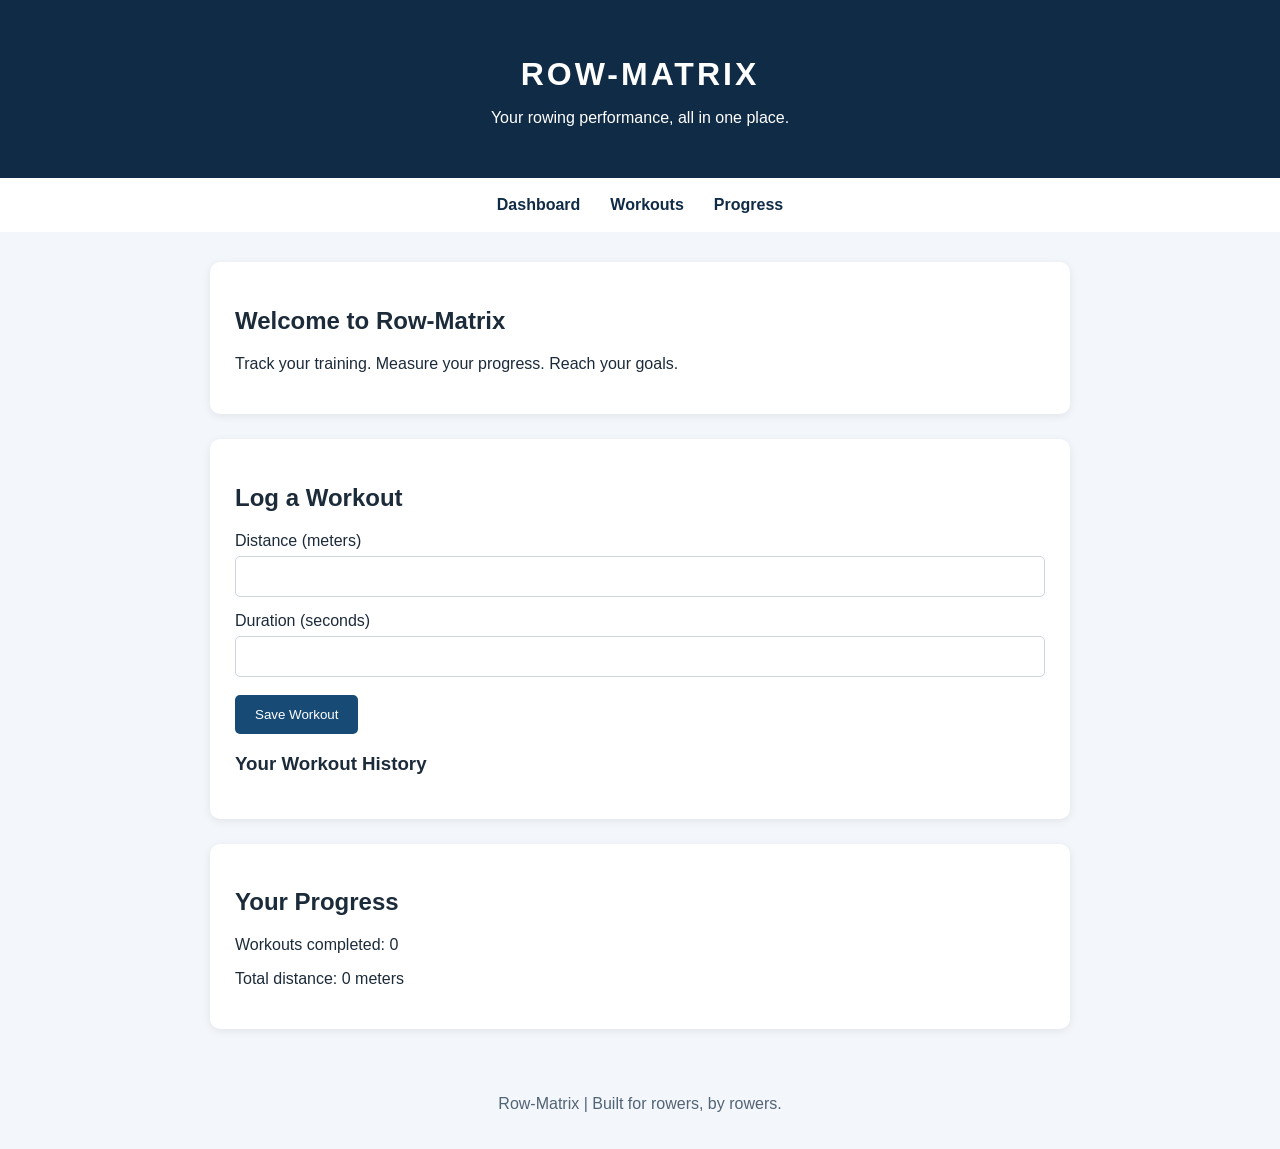
<file: index.html>
<!DOCTYPE html>
<html lang="en">
<head>
    <meta charset="UTF-8">
    <meta name="viewport" content="width=device-width, initial-scale=1.0">
    <title>Row-Matrix | Rowing Performance</title>
    <link rel="stylesheet" href="style.css">
</head>

<body>
    <header>
        <h1>ROW-MATRIX</h1>
        <p>Your rowing performance, all in one place.</p>
    </header>

    <nav>
        <a href="#dashboard">Dashboard</a>
        <a href="#workouts">Workouts</a>
        <a href="#progress">Progress</a>
    </nav>

    <main>
        <section id="dashboard">
            <h2>Welcome to Row-Matrix</h2>
            <p>Track your training. Measure your progress. Reach your goals.</p>
        </section>

        <section id="workouts">
            <h2>Log a Workout</h2>

            <form id="workout-form">
                <label for="distance">Distance (meters)</label>
                <input type="number" id="distance" min="1" required>

                <label for="duration">Duration (seconds)</label>
                <input type="number" id="duration" min="1" required>

                <button type="submit">Save Workout</button>
            </form>

            <h3>Your Workout History</h3>
            <ul id="workout-list"></ul>
        </section>

        <section id="progress">
            <h2>Your Progress</h2>
            <p id="workout-count">Workouts completed: 0</p>
            <p id="total-distance">Total distance: 0 meters</p>
        </section>
    </main>

    <footer>
        <p>Row-Matrix | Built for rowers, by rowers.</p>
    </footer>

    <script src="script.js"></script>
</body>
</html>
</file>
<file: style.css>
* {
    box-sizing: border-box;
}

body {
    margin: 0;
    font-family: Arial, sans-serif;
    background-color: #f3f6fa;
    color: #1c2b3a;
}

header {
    background-color: #102b46;
    color: white;
    text-align: center;
    padding: 35px 20px;
}

header h1 {
    margin-bottom: 8px;
    letter-spacing: 3px;
}

nav {
    display: flex;
    justify-content: center;
    gap: 30px;
    padding: 18px;
    background-color: #ffffff;
}

nav a {
    color: #102b46;
    text-decoration: none;
    font-weight: bold;
}

nav a:hover {
    color: #2878b5;
}

main {
    max-width: 900px;
    margin: 30px auto;
    padding: 0 20px;
}

section {
    background-color: white;
    margin-bottom: 25px;
    padding: 25px;
    border-radius: 10px;
    box-shadow: 0 2px 8px rgba(0, 0, 0, 0.08);
}

label {
    display: block;
    margin-top: 15px;
    margin-bottom: 6px;
}

input {
    width: 100%;
    padding: 12px;
    border: 1px solid #ccd5df;
    border-radius: 5px;
}

button {
    margin-top: 18px;
    padding: 12px 20px;
    background-color: #174b75;
    color: white;
    border: none;
    border-radius: 5px;
    cursor: pointer;
}

button:hover {
    background-color: #2878b5;
}

footer {
    text-align: center;
    padding: 20px;
    color: #526477;
}
</file>
